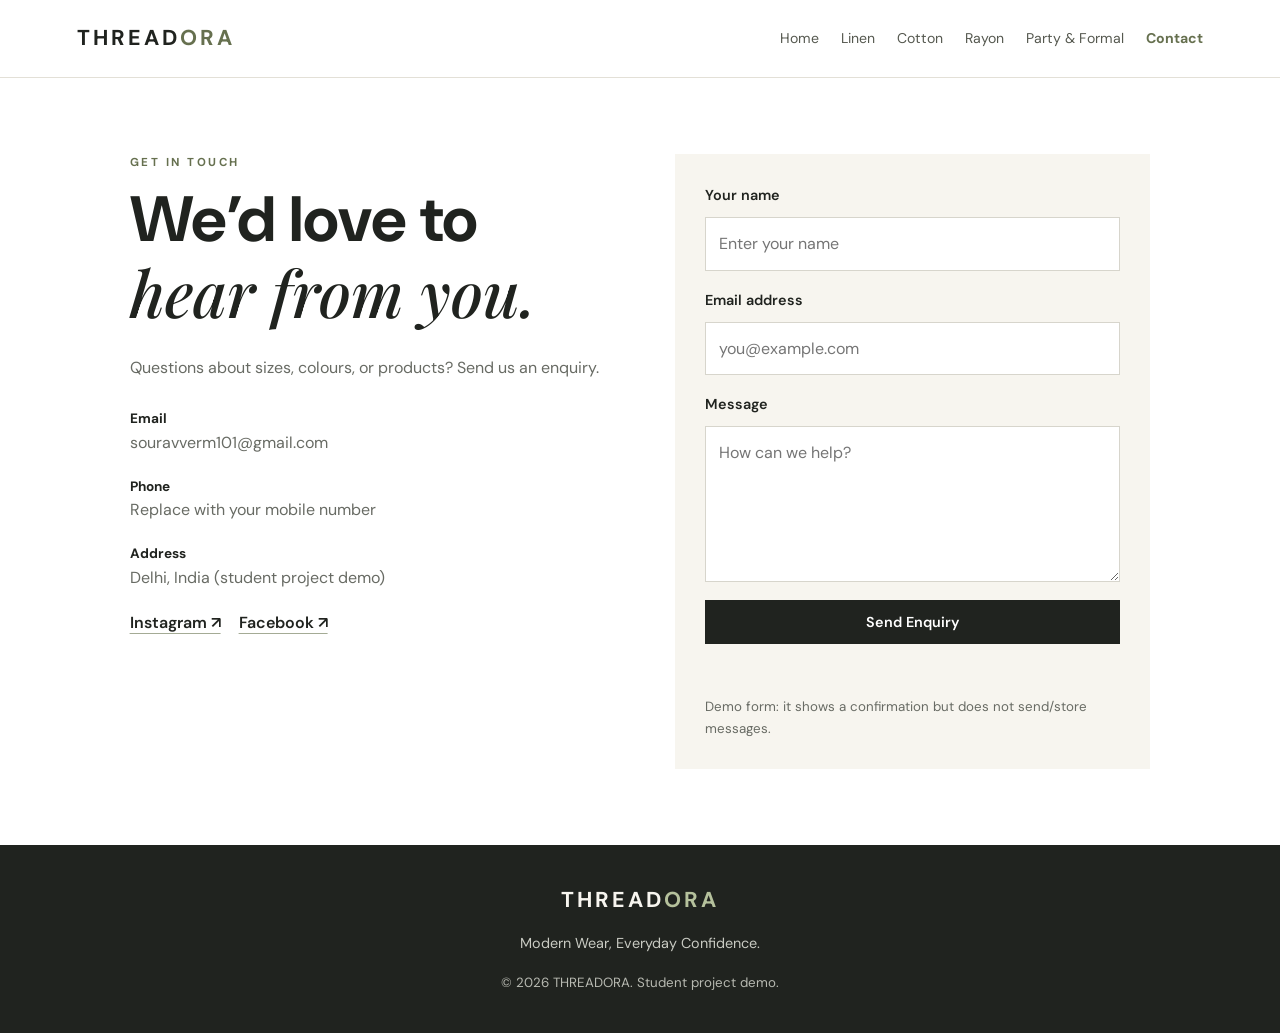
<file: contact.html>
<!DOCTYPE html><html lang="en"><head><!-- Google tag (gtag.js) -->
<script async src="https://www.googletagmanager.com/gtag/js?id=G-99EHYM43W7"></script>
<script>
  window.dataLayer = window.dataLayer || [];
  function gtag(){dataLayer.push(arguments);}
  gtag('js', new Date());
  gtag('config', 'G-99EHYM43W7');
</script><meta charset="UTF-8"><meta name="viewport" content="width=device-width, initial-scale=1.0"><title>Contact | THREADORA</title><link rel="stylesheet" href="style.css"></head><body><header class="site-header"><a class="logo" href="index.html">THREAD<span>ORA</span></a><button class="menu-toggle" aria-label="Open menu" onclick="document.querySelector('nav').classList.toggle('open')">☰</button><nav><a href="index.html">Home</a><a href="linen.html">Linen</a><a href="cotton.html">Cotton</a><a href="rayon.html">Rayon</a><a href="formal.html">Party & Formal</a><a class="active" href="contact.html">Contact</a></nav></header><main class="section contact-layout"><div><p class="eyebrow">GET IN TOUCH</p><h1 class="page-title">We’d love to<br><em>hear from you.</em></h1><p class="intro">Questions about sizes, colours, or products? Send us an enquiry.</p><div class="contact-detail"><strong>Email</strong><a href="mailto:souravverm101@gmail.com">souravverm101@gmail.com</a></div><div class="contact-detail"><strong>Phone</strong><span>Replace with your mobile number</span></div><div class="contact-detail"><strong>Address</strong><span>Delhi, India (student project demo)</span></div><div class="social"><a href="https://www.instagram.com/" target="_blank" rel="noopener">Instagram ↗</a><a href="https://www.facebook.com/" target="_blank" rel="noopener">Facebook ↗</a></div></div><form class="contact-form" id="contactForm"><label for="name">Your name</label><input id="name" name="name" required placeholder="Enter your name"><label for="email">Email address</label><input id="email" name="email" type="email" required placeholder="you@example.com"><label for="message">Message</label><textarea id="message" name="message" rows="5" required placeholder="How can we help?"></textarea><button class="btn" type="submit">Send Enquiry</button><p id="formMessage" aria-live="polite"></p><small>Demo form: it shows a confirmation but does not send/store messages.</small></form></main><footer><a class="logo" href="index.html">THREAD<span>ORA</span></a><p>Modern Wear, Everyday Confidence.</p><small>© 2026 THREADORA. Student project demo.</small></footer><script src="script.js"></script></body></html>
</file>
<file: style.css>
@import url('https://fonts.googleapis.com/css2?family=DM+Sans:wght@400;500;600;700&family=Playfair+Display:ital,wght@0,500;0,600;1,500;1,600&display=swap');
:root{--ink:#20231f;--muted:#686b64;--cream:#f7f5ef;--olive:#66704f;--line:#e3e0d7}*{box-sizing:border-box}body{margin:0;background:#fff;color:var(--ink);font-family:'DM Sans',Arial,sans-serif;line-height:1.6}a{color:inherit;text-decoration:none}.site-header{height:auto;min-height:78px;padding:18px 6%;display:flex;align-items:center;justify-content:space-between;border-bottom:1px solid var(--line);gap:24px;background:#fff;position:sticky;top:0;z-index:10}.logo{font-weight:700;letter-spacing:3px;font-size:1.35rem;white-space:nowrap}.logo span{color:var(--olive)}nav{display:flex;gap:22px;align-items:center}nav a{font-size:.88rem;color:#55584f}nav a:hover,nav a.active{color:var(--olive);font-weight:700}.menu-toggle{display:none;background:none;border:0;font-size:1.5rem}.hero{display:grid;grid-template-columns:1fr 1fr;min-height:530px;background:var(--cream)}.hero-copy{padding:80px 12% 70px 13%;align-self:center}.hero img{width:100%;height:100%;min-height:530px;object-fit:cover}.eyebrow{font-size:.72rem;letter-spacing:2.5px;font-weight:700;color:var(--olive);text-transform:uppercase;margin:0 0 12px}h1,h2{line-height:1.12;margin:0 0 22px}h1{font-size:clamp(2.8rem,5vw,5rem)}h1 em,h2 em{font-family:'Playfair Display',serif;font-weight:500}h2{font-size:clamp(2rem,3vw,3rem)}.hero-copy>p:not(.eyebrow),.intro{max-width:490px;color:var(--muted);margin:0 0 28px}.btn{display:inline-block;border:0;background:var(--ink);color:white;padding:13px 22px;font:600 .9rem 'DM Sans',sans-serif;cursor:pointer;transition:.2s}.btn:hover{background:var(--olive)}.section{padding:76px 7%}.category-grid{display:grid;grid-template-columns:repeat(4,1fr);gap:18px;margin-top:28px}.category{position:relative;overflow:hidden;background:var(--cream)}.category img{width:100%;height:300px;object-fit:cover;display:block;transition:transform .35s}.category:hover img{transform:scale(1.04)}.category span{display:block;padding:16px;font-weight:600}.about{background:var(--cream);display:grid;grid-template-columns:1fr 1.3fr;gap:50px}.about p{color:var(--muted);margin-top:0}.text-link{font-weight:700;border-bottom:1px solid var(--olive);padding-bottom:4px}.page-title{font-size:clamp(2.6rem,5vw,4rem)}.product-grid{display:grid;grid-template-columns:repeat(2,minmax(0,1fr));gap:28px;margin-top:32px;max-width:1050px}.product{border:1px solid var(--line);background:#fff}.product>img{width:100%;height:390px;object-fit:cover;display:block;background:var(--cream)}.product-info{padding:22px}.product-info h3{font-size:1.25rem;margin:0 0 8px}.product-info p{color:var(--muted);margin:7px 0}.product-info .price{font-size:1.25rem;font-weight:700;color:var(--ink)}.spec{font-size:.86rem}.product-info .btn{margin-top:12px}.cart-message{color:var(--olive);font-weight:600}.contact-layout{display:grid;grid-template-columns:1fr 1fr;gap:70px;max-width:1200px;margin:auto}.contact-detail{display:flex;flex-direction:column;margin:20px 0}.contact-detail strong{font-size:.85rem}.contact-detail span,.contact-detail a{color:var(--muted)}.social{display:flex;gap:18px;margin:20px 0}.social a{font-weight:600;text-decoration:underline;text-decoration-color:#a4ab95;text-underline-offset:5px}.contact-form{display:flex;flex-direction:column;gap:10px;background:var(--cream);padding:30px}.contact-form label{font-size:.9rem;font-weight:600}.contact-form input,.contact-form textarea{width:100%;border:1px solid #d7d5cc;background:#fff;padding:13px;font:inherit;margin-bottom:8px}.contact-form textarea{resize:vertical}.contact-form small{color:var(--muted)}footer{padding:38px 7%;background:#20231f;color:#f7f5ef;text-align:center}footer .logo span{color:#b5c19c}footer p{color:#c9cbc3;font-size:.9rem}footer .social{justify-content:center}footer .social a{color:#f7f5ef}footer small{color:#b7b9b1}.contact-form #formMessage{color:var(--olive);font-weight:600}@media(max-width:850px){.site-header{padding:16px 5%;flex-wrap:wrap}.menu-toggle{display:block}nav{display:none;flex-basis:100%;flex-direction:column;align-items:flex-start;gap:12px;padding:10px 0}nav.open{display:flex}.hero{grid-template-columns:1fr}.hero-copy{padding:55px 8%}.hero img{min-height:300px;height:360px}.category-grid{grid-template-columns:repeat(2,1fr)}.category img{height:240px}.about{grid-template-columns:1fr;gap:10px}.contact-layout{grid-template-columns:1fr;gap:35px}.section{padding:52px 6%}}@media(max-width:540px){.category-grid,.product-grid{grid-template-columns:1fr}.product>img{height:330px}.hero h1{font-size:3.2rem}.section{padding:42px 5%}.contact-form{padding:22px}.logo{font-size:1.15rem}}
</file>
